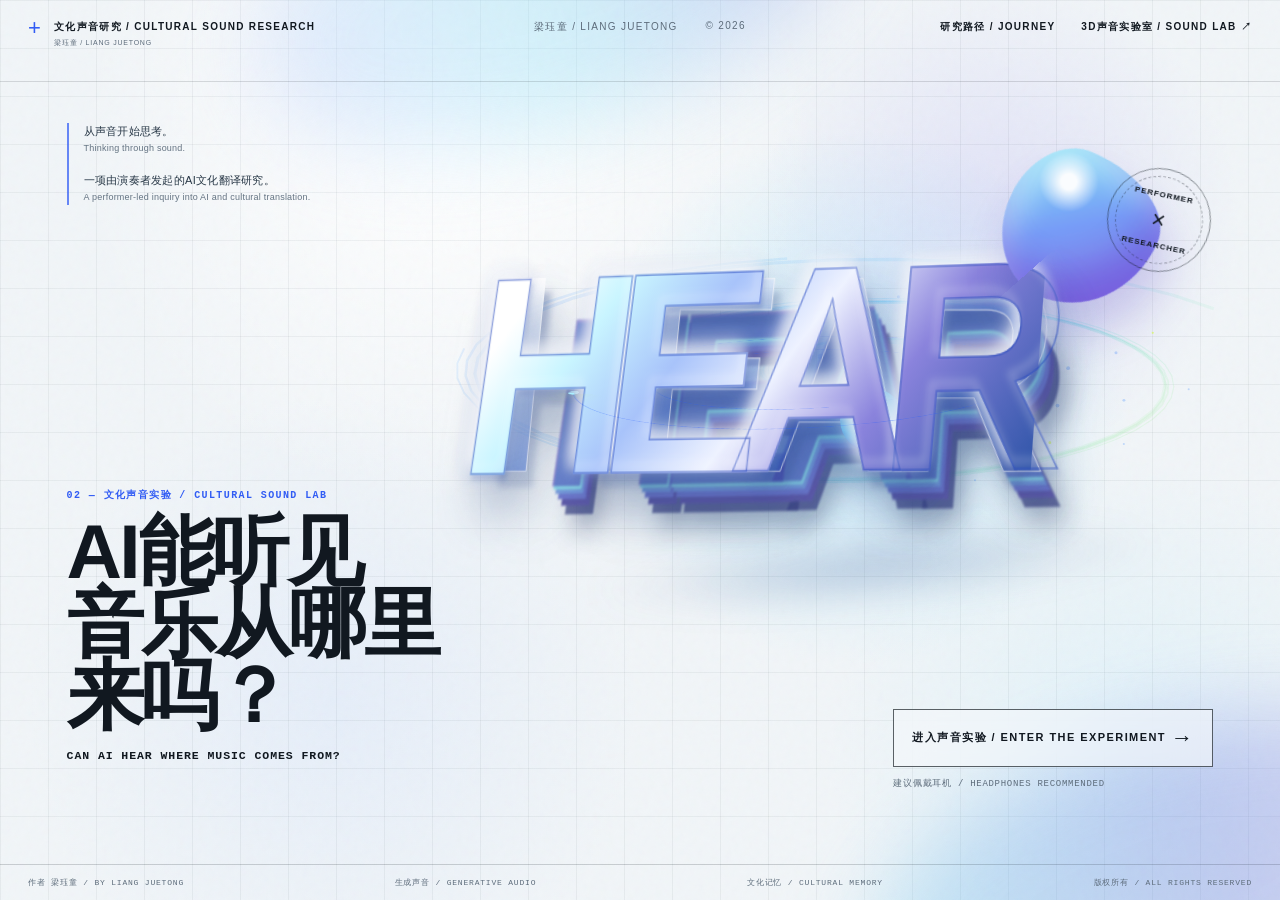
<file: index.html>
<!doctype html>
<html lang="zh-CN">
  <head>
    <meta charset="UTF-8" />
    <meta name="viewport" content="width=device-width, initial-scale=1.0" />
    <meta name="description" content="作品二：关于AI、传统音乐与文化翻译边界的交互研究。" />
    <title>当AI听见渔歌｜WHEN AI HEARS A FISHING SONG</title>
    <link rel="stylesheet" href="./landing.css?v=14" />
  </head>
  <body>
    <main class="landing">
      <div class="prism prism--one"></div>
      <div class="prism prism--two"></div>
      <canvas id="heroCanvas" aria-hidden="true"></canvas>

      <header class="topbar">
        <a class="project-mark" href="./index.html" aria-label="返回文化声音研究入口">
          <span class="project-mark__cross">+</span>
          <span>
            文化声音研究 / CULTURAL SOUND RESEARCH
            <small>梁珏童 / LIANG JUETONG</small>
          </span>
        </a>
        <div class="topbar__note">
          <span>梁珏童 / LIANG JUETONG</span>
          <span>© 2026</span>
        </div>
        <nav class="topbar__nav" aria-label="作品入口">
          <a href="./journey.html">研究路径 / JOURNEY</a>
          <a href="./sound-sculpture.html?v=29&amp;mode=excerpt">3D声音实验室 / SOUND LAB ↗</a>
        </nav>
      </header>

      <section class="hero">
        <div class="hero__microcopy">
          <p>
            <strong>从声音开始思考。</strong>
            <span>Thinking through sound.</span>
          </p>
          <p>
            <strong>一项由演奏者发起的AI文化翻译研究。</strong>
            <span>A performer-led inquiry into AI and cultural translation.</span>
          </p>
        </div>

        <div class="hero__object" aria-hidden="true">
          <div class="sound-word sound-word--back">HEAR</div>
          <div class="sound-word sound-word--middle">HEAR</div>
          <div class="sound-word sound-word--front" data-text="HEAR">HEAR</div>
          <div class="sound-orbit sound-orbit--a"></div>
          <div class="sound-orbit sound-orbit--b"></div>
          <div class="sound-core"></div>
        </div>

        <div class="hero__statement">
          <p class="hero__index">02 — 文化声音实验 / CULTURAL SOUND LAB</p>
          <h1>
            AI能听见<br />
            音乐从哪里<br />
            来吗？
          </h1>
          <p class="hero__en">CAN AI HEAR WHERE MUSIC COMES FROM?</p>
        </div>

        <div class="hero__actions">
          <a class="enter-button" href="./journey.html">
            <span>进入声音实验 / ENTER THE EXPERIMENT</span>
            <b>→</b>
          </a>
          <p>建议佩戴耳机 / HEADPHONES RECOMMENDED</p>
        </div>

        <div class="hero__stamp" aria-hidden="true">
          <span>PERFORMER</span>
          <strong>×</strong>
          <span>RESEARCHER</span>
        </div>
      </section>

      <footer class="footer-line">
        <span>作者 梁珏童 / BY LIANG JUETONG</span>
        <span>生成声音 / GENERATIVE AUDIO</span>
        <span>文化记忆 / CULTURAL MEMORY</span>
        <span>版权所有 / ALL RIGHTS RESERVED</span>
      </footer>
    </main>

    <script src="./landing.js?v=4"></script>
  </body>
</html>
</file>
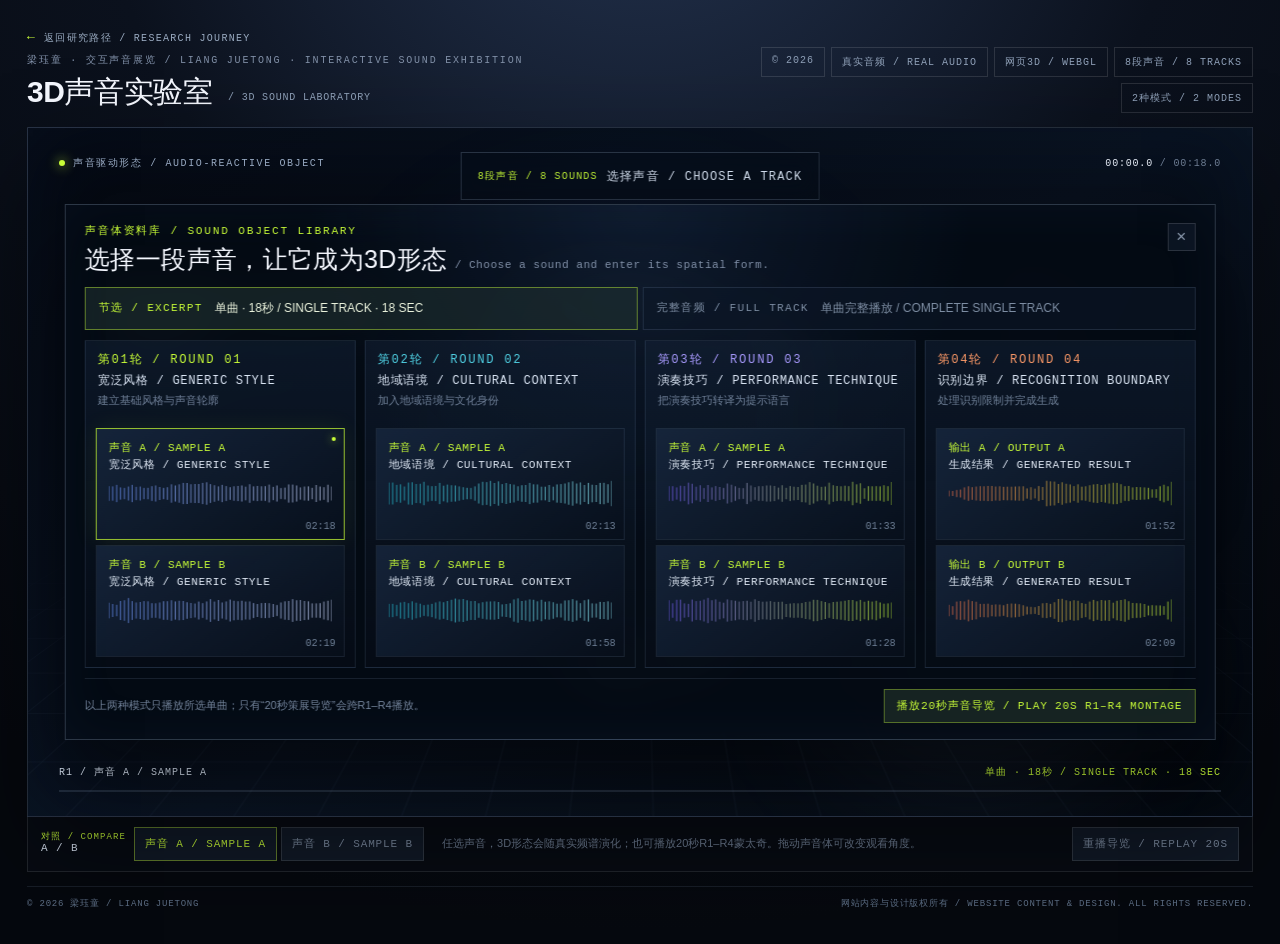
<file: sound-sculpture.html>
<!doctype html>
<html lang="zh-CN">
  <head>
    <meta charset="UTF-8" />
    <meta name="viewport" content="width=device-width, initial-scale=1.0" />
    <title>3D声音实验室｜3D SOUND LABORATORY</title>
    <link rel="stylesheet" href="./sound-sculpture.css?v=29" />
  </head>
  <body>
    <main class="study">
      <header class="study-head">
        <div>
          <a class="return-portal" href="./journey.html#conclusion">
            <span>←</span>
            返回研究路径 / RESEARCH JOURNEY
          </a>
          <p>梁珏童 · 交互声音展览 / LIANG JUETONG · INTERACTIVE SOUND EXHIBITION</p>
          <h1>3D声音实验室 <span>/ 3D SOUND LABORATORY</span></h1>
        </div>
        <div class="study-meta">
          <span>© 2026</span>
          <span>真实音频 / REAL AUDIO</span>
          <span>网页3D / WEBGL</span>
          <span>8段声音 / 8 TRACKS</span>
          <span>2种模式 / 2 MODES</span>
        </div>
      </header>

      <section class="stage" id="stage">
        <canvas id="soundCanvas" aria-label="音频驱动的3D声音体"></canvas>
        <div class="fallback" id="fallback">
          当前浏览器未能启动3D画面，请尝试刷新页面。
        </div>

        <div class="depth-grid"></div>
        <div class="ambient ambient--a"></div>
        <div class="ambient ambient--b"></div>

        <div class="orbit orbit--one"></div>
        <div class="orbit orbit--two"></div>
        <div class="orbit orbit--three"></div>

        <div class="scan-cage" id="scanCage">
          <i></i><i></i><i></i><i></i>
        </div>

        <div class="stage-top">
          <div class="live-mark">
            <i></i>
            声音驱动形态 / AUDIO-REACTIVE OBJECT
          </div>
          <div class="time-readout">
            <span id="timeReadout">00:00.0</span>
            <em id="totalReadout">/ 00:18.0</em>
          </div>
        </div>

        <div class="round-copy">
          <p id="roundCode">第01轮 / ROUND 01</p>
          <h2 id="roundTitle">宽泛风格 / GENERIC STYLE</h2>
          <span id="roundNote">宽泛提示形成一个尚未落入具体文化位置的声音体。 / A culturally unlocated sound object.</span>
        </div>

        <aside class="signal-panel">
          <p>声音分析 / SIGNAL ANALYSIS</p>
          <dl>
            <div>
              <dt>低频 / LOW</dt>
              <dd><i id="lowBar"></i></dd>
              <b id="lowValue">00</b>
            </div>
            <div>
              <dt>中频 / MID</dt>
              <dd><i id="midBar"></i></dd>
              <b id="midValue">00</b>
            </div>
            <div>
              <dt>高频 / HIGH</dt>
              <dd><i id="highBar"></i></dd>
              <b id="highValue">00</b>
            </div>
          </dl>
          <div class="signal-source">
            <span>正在读取 / NOW READING</span>
            <p id="sourceLabel">R1 / 声音 A / SAMPLE A</p>
          </div>
        </aside>

        <div class="threshold-card" id="thresholdCard">
          <span id="thresholdStep">第04轮 / ROUND 04 · 生成输出 / GENERATED OUTPUT</span>
          <strong id="thresholdTitle">生成完成 / GENERATION COMPLETED</strong>
          <p id="thresholdNote">加工节选二通过识别 / Accepted after edited excerpt 02</p>
        </div>

        <div class="prompt-traces" id="promptTraces" aria-hidden="true">
          <span>汕尾 / SHANWEI</span>
          <span>海边渔民劳作 / SEASIDE FISHERMEN'S LABOUR</span>
          <span>滑奏 / GLISSANDO</span>
          <span>双音 / DOUBLE STOPS</span>
          <span>调式色彩 / MODAL COLOUR</span>
        </div>

        <div class="stage-bottom">
          <div class="single-track-rail">
            <span id="singleTrackLabel">R1 / 声音 A / SAMPLE A</span>
            <em id="singleTrackMode">单曲 · 18秒 / SINGLE TRACK · 18 SEC</em>
          </div>
          <div class="round-rail">
            <button type="button" data-round="0" class="is-active">
              <span>R1</span><i></i>
            </button>
            <button type="button" data-round="1">
              <span>R2</span><i></i>
            </button>
            <button type="button" data-round="2">
              <span>R3</span><i></i>
            </button>
            <button type="button" data-round="3">
              <span>R4</span><i></i>
            </button>
          </div>
          <div class="timeline"><i id="timelineProgress"></i></div>
        </div>

        <button class="library-trigger" id="openLibrary" type="button">
          <span>8段声音 / 8 SOUNDS</span>
          选择声音 / CHOOSE A TRACK
        </button>

        <div class="track-selector is-open" id="trackSelector">
          <div class="selector-head">
            <div>
              <p>声音体资料库 / SOUND OBJECT LIBRARY</p>
              <h3>选择一段声音，让它成为3D形态 <small>/ Choose a sound and enter its spatial form.</small></h3>
            </div>
            <button type="button" id="closeLibrary" aria-label="关闭声音选择窗口">×</button>
          </div>

          <div class="mode-switch" aria-label="播放版本">
            <button type="button" data-mode="excerpt" class="is-active">
              <span>节选 / EXCERPT</span>
              单曲 · 18秒 / SINGLE TRACK · 18 SEC
            </button>
            <button type="button" data-mode="full">
              <span>完整音频 / FULL TRACK</span>
              单曲完整播放 / COMPLETE SINGLE TRACK
            </button>
          </div>

          <div class="track-grid">
            <section class="round-group">
              <header>
                <span>第01轮 / ROUND 01</span>
                <strong>宽泛风格 / GENERIC STYLE</strong>
                <p>建立基础风格与声音轮廓</p>
              </header>
              <button class="track-card" type="button" data-track-round="0" data-track-variant="a">
                <span class="track-card-inner">
                  <span class="track-face track-front">
                    <span class="track-id">声音 A / SAMPLE A</span>
                    <strong>宽泛风格 / GENERIC STYLE</strong>
                    <canvas class="track-wave" width="260" height="48"></canvas>
                    <em>02:18</em>
                  </span>
                  <span class="track-face track-back">
                    <span class="passport-kicker">声音档案 / SOUND PASSPORT</span>
                    <strong>基础版本 A / BASELINE A</strong>
                    <span class="passport-copy">宽泛风格提示形成的第一种声音轮廓</span>
                    <span class="passport-action">点击聆听 / CLICK TO PLAY ↗</span>
                  </span>
                </span>
              </button>
              <button class="track-card" type="button" data-track-round="0" data-track-variant="b">
                <span class="track-card-inner">
                  <span class="track-face track-front">
                    <span class="track-id">声音 B / SAMPLE B</span>
                    <strong>宽泛风格 / GENERIC STYLE</strong>
                    <canvas class="track-wave" width="260" height="48"></canvas>
                    <em>02:19</em>
                  </span>
                  <span class="track-face track-back">
                    <span class="passport-kicker">声音档案 / SOUND PASSPORT</span>
                    <strong>基础版本 B / BASELINE B</strong>
                    <span class="passport-copy">同一提示生成的另一种基础结果</span>
                    <span class="passport-action">点击聆听 / CLICK TO PLAY ↗</span>
                  </span>
                </span>
              </button>
            </section>

            <section class="round-group">
              <header>
                <span>第02轮 / ROUND 02</span>
                <strong>地域语境 / CULTURAL CONTEXT</strong>
                <p>加入地域语境与文化身份</p>
              </header>
              <button class="track-card" type="button" data-track-round="1" data-track-variant="a">
                <span class="track-card-inner">
                  <span class="track-face track-front">
                    <span class="track-id">声音 A / SAMPLE A</span>
                    <strong>地域语境 / CULTURAL CONTEXT</strong>
                    <canvas class="track-wave" width="260" height="48"></canvas>
                    <em>02:13</em>
                  </span>
                  <span class="track-face track-back">
                    <span class="passport-kicker">声音档案 / SOUND PASSPORT</span>
                    <strong>地域进入 / PLACE ENTERS</strong>
                    <span class="passport-copy">地域语境开始改变声音的空间感</span>
                    <span class="passport-action">点击聆听 / CLICK TO PLAY ↗</span>
                  </span>
                </span>
              </button>
              <button class="track-card" type="button" data-track-round="1" data-track-variant="b">
                <span class="track-card-inner">
                  <span class="track-face track-front">
                    <span class="track-id">声音 B / SAMPLE B</span>
                    <strong>地域语境 / CULTURAL CONTEXT</strong>
                    <canvas class="track-wave" width="260" height="48"></canvas>
                    <em>01:58</em>
                  </span>
                  <span class="track-face track-back">
                    <span class="passport-kicker">声音档案 / SOUND PASSPORT</span>
                    <strong>语境版本 B / CONTEXT B</strong>
                    <span class="passport-copy">文化信息的另一种声音回应</span>
                    <span class="passport-action">点击聆听 / CLICK TO PLAY ↗</span>
                  </span>
                </span>
              </button>
            </section>

            <section class="round-group">
              <header>
                <span>第03轮 / ROUND 03</span>
                <strong>演奏技巧 / PERFORMANCE TECHNIQUE</strong>
                <p>把演奏技巧转译为提示语言</p>
              </header>
              <button class="track-card" type="button" data-track-round="2" data-track-variant="a">
                <span class="track-card-inner">
                  <span class="track-face track-front">
                    <span class="track-id">声音 A / SAMPLE A</span>
                    <strong>演奏技巧 / PERFORMANCE TECHNIQUE</strong>
                    <canvas class="track-wave" width="260" height="48"></canvas>
                    <em>01:33</em>
                  </span>
                  <span class="track-face track-back">
                    <span class="passport-kicker">声音档案 / SOUND PASSPORT</span>
                    <strong>演奏技巧导向 A / TECHNIQUE-LED A</strong>
                    <span class="passport-copy">滑音、双音与调式色彩进入提示语言</span>
                    <span class="passport-action">点击聆听 / CLICK TO PLAY ↗</span>
                  </span>
                </span>
              </button>
              <button class="track-card" type="button" data-track-round="2" data-track-variant="b">
                <span class="track-card-inner">
                  <span class="track-face track-front">
                    <span class="track-id">声音 B / SAMPLE B</span>
                    <strong>演奏技巧 / PERFORMANCE TECHNIQUE</strong>
                    <canvas class="track-wave" width="260" height="48"></canvas>
                    <em>01:28</em>
                  </span>
                  <span class="track-face track-back">
                    <span class="passport-kicker">声音档案 / SOUND PASSPORT</span>
                    <strong>演奏技巧导向 B / TECHNIQUE-LED B</strong>
                    <span class="passport-copy">演奏技巧导向的另一种声音解释</span>
                    <span class="passport-action">点击聆听 / CLICK TO PLAY ↗</span>
                  </span>
                </span>
              </button>
            </section>

            <section class="round-group">
              <header>
                <span>第04轮 / ROUND 04</span>
                <strong>识别边界 / RECOGNITION BOUNDARY</strong>
                <p>处理识别限制并完成生成</p>
              </header>
              <button class="track-card" type="button" data-track-round="3" data-track-variant="a">
                <span class="track-card-inner">
                  <span class="track-face track-front">
                    <span class="track-id">输出 A / OUTPUT A</span>
                    <strong>生成结果 / GENERATED RESULT</strong>
                    <canvas class="track-wave" width="260" height="48"></canvas>
                    <em>01:52</em>
                  </span>
                  <span class="track-face track-back">
                    <span class="passport-kicker">通过识别 / ACCEPTED OUTPUT</span>
                    <strong>生成结果 A / GENERATED A</strong>
                    <span class="passport-copy">处理后的节选通过识别并成功生成</span>
                    <span class="passport-action">点击聆听 / CLICK TO PLAY ↗</span>
                  </span>
                </span>
              </button>
              <button class="track-card" type="button" data-track-round="3" data-track-variant="b">
                <span class="track-card-inner">
                  <span class="track-face track-front">
                    <span class="track-id">输出 B / OUTPUT B</span>
                    <strong>生成结果 / GENERATED RESULT</strong>
                    <canvas class="track-wave" width="260" height="48"></canvas>
                    <em>02:09</em>
                  </span>
                  <span class="track-face track-back">
                    <span class="passport-kicker">通过识别 / ACCEPTED OUTPUT</span>
                    <strong>生成结果 B / GENERATED B</strong>
                    <span class="passport-copy">成功生成的第二种结果</span>
                    <span class="passport-action">点击聆听 / CLICK TO PLAY ↗</span>
                  </span>
                </span>
              </button>
            </section>
          </div>

          <div class="selector-foot">
            <p>以上两种模式只播放所选单曲；只有“20秒策展导览”会跨R1–R4播放。</p>
            <button class="montage-button" id="startStudy" type="button">
              播放20秒声音导览 / PLAY 20S R1–R4 MONTAGE
            </button>
          </div>
        </div>
      </section>

      <div class="control-strip">
        <div class="sample-toggle" aria-label="音频样本切换">
          <span class="compare-label"><i>对照 / COMPARE</i>A / B</span>
          <button type="button" data-variant="a" class="is-active">声音 A / SAMPLE A</button>
          <button type="button" data-variant="b">声音 B / SAMPLE B</button>
        </div>
        <p>
          任选声音，3D形态会随真实频谱演化；也可播放20秒R1–R4蒙太奇。拖动声音体可改变观看角度。
        </p>
        <button type="button" id="replayStudy">重播导览 / REPLAY 20S</button>
      </div>

      <footer class="study-copyright">
        <span>© 2026 梁珏童 / LIANG JUETONG</span>
        <span>网站内容与设计版权所有 / WEBSITE CONTENT &amp; DESIGN. ALL RIGHTS RESERVED.</span>
      </footer>
    </main>

    <audio id="studyAudio" preload="metadata"></audio>
    <script src="./sound-sculpture.js?v=24"></script>
  </body>
</html>
</file>
<file: landing.css>
:root {
  color-scheme: light;
  --ink: #111820;
  --muted: #5d6c7b;
  --blue: #315cf4;
  --cyan: #8edfff;
  --acid: #a9efff;
  --paper: #f1f5f8;
  --line: rgba(17, 24, 32, 0.14);
}

* {
  box-sizing: border-box;
}

html,
body {
  margin: 0;
  min-height: 100%;
  background: var(--paper);
  color: var(--ink);
  font-family: "Noto Sans SC", "Source Han Sans SC", "PingFang SC", "Microsoft YaHei UI", sans-serif;
}

body {
  overflow: hidden;
}

a {
  color: inherit;
  text-decoration: none;
}

.landing {
  position: relative;
  min-height: 100svh;
  overflow: hidden;
  background:
    linear-gradient(rgba(25, 43, 59, 0.055) 1px, transparent 1px),
    linear-gradient(90deg, rgba(25, 43, 59, 0.055) 1px, transparent 1px),
    radial-gradient(circle at 78% 24%, rgba(137, 124, 240, 0.16), transparent 20%),
    radial-gradient(circle at 67% 44%, rgba(108, 213, 255, 0.3), transparent 27%),
    radial-gradient(circle at 26% 78%, rgba(160, 194, 255, 0.14), transparent 26%),
    radial-gradient(circle at 88% 84%, rgba(118, 219, 255, 0.13), transparent 22%),
    radial-gradient(circle at 35% 15%, rgba(255, 255, 255, 0.96), transparent 33%),
    var(--paper);
  background-size: 48px 48px, 48px 48px, auto, auto, auto, auto, auto, auto;
}

.landing::after {
  content: "";
  position: absolute;
  inset: 0;
  pointer-events: none;
  opacity: 0.24;
  background-image: url("data:image/svg+xml,%3Csvg viewBox='0 0 180 180' xmlns='http://www.w3.org/2000/svg'%3E%3Cfilter id='n'%3E%3CfeTurbulence type='fractalNoise' baseFrequency='.72' numOctaves='3' stitchTiles='stitch'/%3E%3C/filter%3E%3Crect width='100%25' height='100%25' filter='url(%23n)' opacity='.12'/%3E%3C/svg%3E");
  mix-blend-mode: multiply;
}

#heroCanvas {
  position: absolute;
  inset: 0;
  width: 100%;
  height: 100%;
  pointer-events: none;
  opacity: 0.82;
}

.prism {
  position: absolute;
  z-index: 0;
  width: 48vw;
  height: 23vw;
  border-radius: 50%;
  filter: blur(42px);
  opacity: 0.32;
  pointer-events: none;
  transform: rotate(-18deg);
}

.prism--one {
  top: -13vw;
  left: 19vw;
  background: linear-gradient(90deg, #b9c8ff, #83dff6 48%, #8d91ec);
}

.prism--two {
  right: -15vw;
  bottom: -10vw;
  background: linear-gradient(90deg, #69d1f2, #6879df 58%, #9d90e8);
}

.topbar {
  position: relative;
  z-index: 5;
  display: grid;
  grid-template-columns: 1fr auto 1fr;
  align-items: start;
  min-height: 82px;
  padding: 20px 28px;
  border-bottom: 1px solid var(--line);
  font-size: 10px;
  letter-spacing: 0.13em;
  text-transform: uppercase;
}

.project-mark {
  display: inline-flex;
  gap: 12px;
  align-items: flex-start;
  width: fit-content;
  font-weight: 700;
  line-height: 1.35;
}

.project-mark__cross {
  color: var(--blue);
  font-size: 22px;
  font-weight: 400;
  line-height: 0.75;
}

.project-mark small {
  display: block;
  margin-top: 4px;
  color: var(--muted);
  font-family: "Segoe UI", Arial, sans-serif;
  font-size: 7px;
  font-weight: 500;
  letter-spacing: 0.11em;
}

.topbar__note {
  display: flex;
  gap: 28px;
  color: var(--muted);
}

.topbar__nav {
  display: flex;
  justify-content: flex-end;
  gap: 26px;
  font-weight: 700;
}

.topbar__nav a {
  position: relative;
}

.topbar__nav a::after {
  content: "";
  position: absolute;
  right: 0;
  bottom: -6px;
  left: 0;
  height: 1px;
  background: currentColor;
  transform: scaleX(0);
  transform-origin: right;
  transition: transform 240ms ease;
}

.topbar__nav a:hover::after {
  transform: scaleX(1);
  transform-origin: left;
}

.hero {
  position: relative;
  z-index: 2;
  height: calc(100svh - 118px);
  min-height: 540px;
  padding: 28px 5.2vw 38px;
}

.hero__microcopy {
  position: absolute;
  top: 4.5vh;
  left: 5.2vw;
  right: auto;
  z-index: 4;
  display: grid;
  gap: 16px;
  width: min(340px, 28vw);
  padding-left: 15px;
  color: #273746;
  border-left: 2px solid rgba(49, 92, 244, 0.72);
  font-family: "Noto Sans SC", "Source Han Sans SC", "PingFang SC", "Microsoft YaHei UI", sans-serif;
  line-height: 1.5;
}

.hero__microcopy p {
  margin: 0;
}

.hero__microcopy strong,
.hero__microcopy span {
  display: block;
}

.hero__microcopy strong {
  font-size: clamp(11px, 0.86vw, 14px);
  font-weight: 500;
  letter-spacing: 0.025em;
}

.hero__microcopy span {
  margin-top: 3px;
  color: #647382;
  font-family: "Segoe UI", Arial, sans-serif;
  font-size: clamp(9px, 0.66vw, 11px);
  font-weight: 400;
  letter-spacing: 0.025em;
}

.hero__object {
  position: absolute;
  top: 6%;
  right: 4%;
  width: 66%;
  height: 72%;
  perspective: 1000px;
  transform-style: preserve-3d;
  transition: transform 220ms ease-out;
}

.hero__object::before {
  content: "";
  position: absolute;
  top: 8%;
  right: 12%;
  width: clamp(90px, 11vw, 170px);
  aspect-ratio: 1;
  border-radius: 38% 62% 57% 43% / 48% 37% 63% 52%;
  background:
    radial-gradient(circle at 31% 24%, rgba(255, 255, 255, 0.96) 0 5%, transparent 19%),
    linear-gradient(145deg, #8de8f3 3%, #7b9ced 48%, #8778dc 88%);
  box-shadow:
    inset -18px -22px 30px rgba(83, 29, 180, 0.28),
    inset 15px 16px 24px rgba(255, 255, 255, 0.35),
    16px 24px 40px rgba(72, 55, 177, 0.22);
  filter: saturate(1.12);
  transform: rotate(24deg) translateZ(80px);
  animation: float-gem 6s ease-in-out infinite;
}

.hero__object::after {
  content: "";
  position: absolute;
  right: 8%;
  bottom: 16%;
  width: 68%;
  height: 12%;
  border-radius: 50%;
  background: radial-gradient(ellipse, rgba(45, 78, 142, 0.28), rgba(45, 78, 142, 0.06) 52%, transparent 72%);
  filter: blur(16px);
  transform: rotate(-5deg);
}

.sound-word {
  position: absolute;
  top: 30%;
  left: 11%;
  font-size: clamp(122px, 18vw, 292px);
  font-weight: 900;
  line-height: 0.7;
  letter-spacing: -0.12em;
  transform: rotateX(8deg) rotateY(-7deg) scaleY(1.2) skewX(-7deg);
  transform-origin: center;
  user-select: none;
}

.sound-word--back {
  color: rgba(77, 64, 186, 0.58);
  filter: blur(1px);
  text-shadow:
    2px 3px 0 #8dddea,
    5px 7px 0 #789ede,
    9px 12px 0 #6f79ce,
    14px 18px 0 #5f5aa9,
    20px 26px 0 rgba(58, 65, 130, 0.72),
    30px 38px 25px rgba(31, 49, 92, 0.32);
  transform: translate3d(30px, 14px, -130px) rotateX(12deg) rotateY(-8deg) scaleY(1.25) skewX(-7deg);
}

.sound-word--middle {
  color: transparent;
  -webkit-text-stroke: 1px rgba(255, 255, 255, 0.82);
  background:
    linear-gradient(165deg, rgba(255, 255, 255, 0.98) 4%, rgba(221, 235, 255, 0.72) 26%, rgba(82, 129, 231, 0.5) 58%, rgba(38, 73, 168, 0.68) 100%);
  -webkit-background-clip: text;
  background-clip: text;
  filter:
    drop-shadow(7px 12px 3px rgba(50, 77, 141, 0.34))
    drop-shadow(20px 31px 22px rgba(31, 58, 116, 0.2));
  transform: translate3d(9px, -4px, -4px) scaleY(1.22) skewX(-7deg);
}

.sound-word--front {
  color: transparent;
  -webkit-text-stroke: 1.5px rgba(41, 75, 190, 0.52);
  background:
    linear-gradient(128deg, #ffffff 0 10%, #c9f5ff 23%, #a8c3fa 39%, #eef2ff 55%, #8a83dc 73%, #3156a9 100%);
  -webkit-background-clip: text;
  background-clip: text;
  filter:
    drop-shadow(-6px -6px 8px rgba(255, 255, 255, 0.9))
    drop-shadow(2px 4px 2px rgba(37, 69, 157, 0.28))
    drop-shadow(16px 28px 18px rgba(21, 50, 113, 0.24));
  transform: translate3d(0, -6px, 60px) rotateX(8deg) rotateY(-7deg) scaleY(1.2) skewX(-7deg);
}

.sound-word--front::before {
  content: attr(data-text);
  position: absolute;
  inset: 0;
  color: transparent;
  -webkit-text-stroke: 5px rgba(255, 255, 255, 0.24);
  filter: blur(3px);
  transform: translate(-5px, -6px);
  opacity: 0.92;
}

.sound-core {
  position: absolute;
  top: 46%;
  left: 54%;
  width: 64px;
  aspect-ratio: 1;
  border-radius: 50%;
  background: radial-gradient(circle at 35% 30%, white 0 8%, var(--acid) 18%, #5bc8ff 48%, rgba(40, 89, 255, 0.28) 72%);
  box-shadow: 0 0 45px rgba(111, 219, 255, 0.8), 0 0 110px rgba(55, 91, 255, 0.36);
  animation: breathe 3.4s ease-in-out infinite;
}

.sound-orbit {
  position: absolute;
  top: 44%;
  left: 50%;
  border: 1px solid rgba(39, 93, 255, 0.32);
  border-radius: 50%;
  transform: translate(-50%, -50%) rotateX(68deg) rotateZ(-10deg);
}

.sound-orbit::after {
  content: "";
  position: absolute;
  top: 50%;
  left: -5px;
  width: 10px;
  aspect-ratio: 1;
  border-radius: 50%;
  background: var(--acid);
  box-shadow: 0 0 22px rgba(215, 255, 69, 0.8);
}

.sound-orbit--a {
  width: 54%;
  height: 46%;
  animation: orbit 7s linear infinite;
}

.sound-orbit--b {
  width: 36%;
  height: 30%;
  animation: orbit-reverse 5.6s linear infinite;
}

.hero__statement {
  position: absolute;
  z-index: 5;
  bottom: 13%;
  left: 5.2vw;
  width: min(620px, 53vw);
}

.hero__index {
  margin: 0 0 13px;
  color: var(--blue);
  font-family: "Courier New", monospace;
  font-size: 10px;
  font-weight: 700;
  letter-spacing: 0.14em;
}

.hero h1 {
  margin: 0;
  font-size: clamp(46px, 6vw, 96px);
  line-height: 0.94;
  letter-spacing: -0.035em;
}

.hero__en {
  margin: 18px 0 0;
  font-family: "Courier New", monospace;
  font-size: clamp(10px, 0.9vw, 14px);
  font-weight: 700;
  letter-spacing: 0.08em;
}

.hero__actions {
  position: absolute;
  z-index: 6;
  right: 5.2vw;
  bottom: 9.5%;
  width: min(320px, 28vw);
}

.enter-button {
  display: flex;
  justify-content: space-between;
  align-items: center;
  min-height: 58px;
  padding: 0 18px;
  border: 1px solid rgba(17, 24, 32, 0.68);
  background: rgba(244, 248, 250, 0.64);
  backdrop-filter: blur(18px);
  font-size: 11px;
  font-weight: 800;
  letter-spacing: 0.13em;
  transition: color 220ms ease, background 220ms ease, transform 220ms ease;
}

.enter-button b {
  font-size: 22px;
}

.enter-button:hover {
  color: white;
  background: var(--ink);
  transform: translateY(-3px);
}

.hero__actions p {
  margin: 10px 0 0;
  color: var(--muted);
  font-family: "Courier New", monospace;
  font-size: 9px;
  letter-spacing: 0.08em;
}

.hero__stamp {
  position: absolute;
  top: 11%;
  right: 5.4vw;
  display: grid;
  place-items: center;
  width: 104px;
  aspect-ratio: 1;
  border: 1px solid rgba(17, 24, 32, 0.46);
  border-radius: 50%;
  font-size: 8px;
  font-weight: 800;
  letter-spacing: 0.12em;
  transform: rotate(12deg);
}

.hero__stamp::before {
  content: "";
  position: absolute;
  inset: 7px;
  border: 1px dashed rgba(17, 24, 32, 0.36);
  border-radius: inherit;
}

.hero__stamp strong {
  position: absolute;
  font-size: 23px;
  font-weight: 400;
}

.footer-line {
  position: absolute;
  right: 0;
  bottom: 0;
  left: 0;
  z-index: 5;
  display: flex;
  justify-content: space-between;
  min-height: 36px;
  padding: 12px 28px 0;
  border-top: 1px solid var(--line);
  color: var(--muted);
  font-family: "Courier New", monospace;
  font-size: 8px;
  letter-spacing: 0.1em;
}

@keyframes breathe {
  0%,
  100% {
    transform: translate(-50%, -50%) scale(0.86);
  }
  50% {
    transform: translate(-50%, -50%) scale(1.12);
  }
}

@keyframes float-gem {
  0%,
  100% {
    transform: rotate(24deg) translate3d(0, 0, 80px);
  }
  50% {
    transform: rotate(31deg) translate3d(-8px, -14px, 110px);
  }
}

@keyframes orbit {
  to {
    transform: translate(-50%, -50%) rotateX(68deg) rotateZ(350deg);
  }
}

@keyframes orbit-reverse {
  to {
    transform: translate(-50%, -50%) rotateX(68deg) rotateZ(-370deg);
  }
}

@media (max-width: 1050px) {
  .topbar {
    grid-template-columns: 1fr 1fr;
  }

  .topbar__note {
    display: none;
  }
}

@media (max-width: 760px) {
  body {
    overflow: auto;
  }

  .landing {
    min-height: 820px;
  }

  .topbar {
    grid-template-columns: 1fr 1fr;
  }

  .topbar__note {
    display: none;
  }

  .hero {
    height: 720px;
  }

  .hero__object {
    top: 17%;
    right: -15%;
    width: 105%;
  }

  .hero__microcopy,
  .hero__stamp {
    display: none;
  }

  .hero__statement {
    bottom: 22%;
    width: 88%;
  }

  .hero__actions {
    right: auto;
    bottom: 7%;
    left: 5.2vw;
    width: min(380px, 89vw);
  }

  .footer-line span:nth-child(2),
  .footer-line span:nth-child(3) {
    display: none;
  }
}

@media (max-width: 560px) {
  .topbar {
    padding: 18px;
  }

  .topbar__nav a:first-child {
    display: none;
  }

  .hero {
    padding-right: 18px;
    padding-left: 18px;
  }

  .hero__object {
    top: 18%;
  }

  .sound-word {
    font-size: 118px;
  }

  .hero__statement,
  .hero__actions {
    left: 18px;
  }

  .hero h1 {
    font-size: 46px;
  }
}
</file>
<file: sound-sculpture.css>
:root {
  color-scheme: dark;
  font-family:
    "Noto Sans SC", "Source Han Sans SC", "Segoe UI Variable Display",
    "Microsoft YaHei UI", sans-serif;
  --accent: #a8c7ff;
  --accent-hot: #caff38;
  --danger: #ff4867;
}

* {
  box-sizing: border-box;
}

body {
  min-width: 860px;
  margin: 0;
  overflow-x: auto;
  background:
    radial-gradient(circle at 50% -20%, #253552 0, #0b111d 42%, #05080e 86%);
  color: #f5f8ff;
}

button {
  font: inherit;
}

a {
  color: inherit;
  text-decoration: none;
}

.study {
  width: min(1500px, calc(100vw - 54px));
  margin: 0 auto;
  padding: 27px 0 34px;
}

.study-head {
  display: flex;
  align-items: end;
  justify-content: space-between;
  margin-bottom: 14px;
}

.return-portal {
  display: inline-flex;
  align-items: center;
  gap: 8px;
  margin-bottom: 8px;
  color: #9aabc1;
  font-family: "IBM Plex Mono", Consolas, monospace;
  font-size: 8px;
  letter-spacing: 0.13em;
  transition:
    color 0.2s ease,
    transform 0.2s ease;
}

.return-portal span {
  color: var(--accent-hot);
  font-size: 13px;
}

.return-portal:hover {
  color: #eef5ff;
  transform: translateX(-3px);
}

.study-head p {
  margin: 0 0 5px;
  color: #8190a8;
  font-family: "IBM Plex Mono", Consolas, monospace;
  font-size: 8px;
  letter-spacing: 0.18em;
}

.study-head h1 {
  margin: 0;
  font-size: 26px;
  font-weight: 560;
  letter-spacing: -0.015em;
}

.study-head h1 span {
  display: inline-block;
  margin-left: 8px;
  color: #8fa0b8;
  font-family: "IBM Plex Mono", Consolas, monospace;
  font-size: 10px;
  font-weight: 500;
  letter-spacing: 0.08em;
  vertical-align: 0.25em;
}

.study-meta {
  display: flex;
  flex-wrap: wrap;
  justify-content: flex-end;
  gap: 6px;
  max-width: 580px;
}

.study-meta span {
  padding: 6px 8px;
  border: 1px solid rgba(255, 255, 255, 0.12);
  color: #8fa0b8;
  font-family: "IBM Plex Mono", Consolas, monospace;
  font-size: 7px;
  letter-spacing: 0.1em;
}

.study-copyright {
  display: flex;
  justify-content: space-between;
  gap: 28px;
  margin-top: 14px;
  padding-top: 11px;
  border-top: 1px solid rgba(164, 190, 226, 0.12);
  color: #60728a;
  font-family: "IBM Plex Mono", Consolas, monospace;
  font-size: 7px;
  line-height: 1.5;
  letter-spacing: 0.09em;
}

.stage {
  --round-glow-a: rgba(49, 111, 255, 0.18);
  --round-glow-b: rgba(170, 206, 255, 0.08);
  --round-line: rgba(146, 185, 244, 0.2);
  position: relative;
  width: 100%;
  aspect-ratio: 16 / 9;
  overflow: hidden;
  isolation: isolate;
  border: 1px solid rgba(176, 203, 247, 0.18);
  background:
    radial-gradient(circle at 50% 50%, rgba(25, 48, 84, 0.34), transparent 35%),
    linear-gradient(145deg, #050912, #08101d 52%, #03060b);
  box-shadow:
    0 40px 90px rgba(0, 0, 0, 0.43),
    inset 0 0 80px rgba(57, 99, 161, 0.08);
  user-select: none;
  touch-action: none;
}

.stage[data-round="1"] {
  --round-glow-a: rgba(0, 172, 214, 0.22);
  --round-glow-b: rgba(30, 82, 211, 0.13);
  --round-line: rgba(79, 223, 245, 0.28);
}

.stage[data-round="2"] {
  --round-glow-a: rgba(91, 57, 235, 0.24);
  --round-glow-b: rgba(196, 255, 56, 0.1);
  --round-line: rgba(174, 144, 255, 0.28);
}

.stage[data-round="3"] {
  --round-glow-a: rgba(255, 94, 63, 0.19);
  --round-glow-b: rgba(255, 52, 91, 0.08);
  --round-line: rgba(255, 137, 106, 0.26);
}

#soundCanvas {
  position: absolute;
  inset: 0;
  z-index: 3;
  width: 100%;
  height: 100%;
  cursor: grab;
}

#soundCanvas:active {
  cursor: grabbing;
}

.fallback {
  position: absolute;
  inset: 0;
  z-index: 20;
  display: none;
  place-items: center;
  color: #afbdd0;
}

.depth-grid {
  position: absolute;
  right: -20%;
  bottom: -53%;
  left: -20%;
  z-index: 1;
  height: 90%;
  opacity: 0.16;
  background-image:
    linear-gradient(rgba(140, 176, 225, 0.25) 1px, transparent 1px),
    linear-gradient(90deg, rgba(140, 176, 225, 0.25) 1px, transparent 1px);
  background-size: 48px 48px;
  transform: perspective(700px) rotateX(64deg);
  transform-origin: center top;
  mask-image: linear-gradient(transparent, black 38%, transparent 88%);
}

.ambient {
  position: absolute;
  z-index: 1;
  border-radius: 50%;
  filter: blur(70px);
  pointer-events: none;
  transition: background 0.8s ease;
}

.ambient--a {
  top: 17%;
  left: 33%;
  width: 30%;
  height: 43%;
  background: var(--round-glow-a);
}

.ambient--b {
  right: 10%;
  bottom: 5%;
  width: 25%;
  height: 32%;
  background: var(--round-glow-b);
}

.orbit {
  position: absolute;
  top: 50%;
  left: 50%;
  z-index: 4;
  border: 1px solid var(--round-line);
  border-radius: 50%;
  pointer-events: none;
  translate: -50% -50%;
  transition:
    border-color 0.5s ease,
    opacity 0.5s ease;
}

.orbit::after {
  position: absolute;
  top: 50%;
  left: -2px;
  width: 4px;
  height: 4px;
  border-radius: 50%;
  background: var(--accent-hot);
  box-shadow: 0 0 12px var(--accent-hot);
  content: "";
}

.orbit--one {
  width: 42%;
  height: 15%;
  rotate: 13deg;
  animation: orbitOne 14s linear infinite;
}

.orbit--two {
  width: 31%;
  height: 38%;
  rotate: 58deg;
  animation: orbitTwo 11s linear infinite;
}

.orbit--three {
  width: 21%;
  height: 50%;
  rotate: -33deg;
  animation: orbitOne 9s linear infinite reverse;
}

.stage-top {
  position: absolute;
  top: 28px;
  right: 31px;
  left: 31px;
  z-index: 12;
  display: flex;
  align-items: center;
  justify-content: space-between;
  pointer-events: none;
}

.live-mark {
  display: flex;
  align-items: center;
  gap: 8px;
  color: #9caec7;
  font-family: "IBM Plex Mono", Consolas, monospace;
  font-size: 7px;
  letter-spacing: 0.16em;
}

.live-mark i {
  width: 6px;
  height: 6px;
  border-radius: 50%;
  background: var(--accent-hot);
  box-shadow: 0 0 12px var(--accent-hot);
  animation: livePulse 1.1s ease-in-out infinite;
}

.time-readout {
  color: #eaf1fc;
  font-family: "IBM Plex Mono", Consolas, monospace;
  font-size: 8px;
  letter-spacing: 0.08em;
}

.time-readout em {
  color: #6f7f95;
  font-style: normal;
}

.round-copy {
  position: absolute;
  top: 20%;
  left: 6.5%;
  z-index: 10;
  width: 23%;
  pointer-events: none;
}

.round-copy p {
  margin: 0 0 16px;
  color: var(--accent-hot);
  font-family: "IBM Plex Mono", Consolas, monospace;
  font-size: 8px;
  font-weight: 650;
  letter-spacing: 0.2em;
}

.round-copy h2 {
  margin: 0 0 13px;
  font-size: clamp(28px, 3.5vw, 56px);
  font-weight: 360;
  line-height: 0.94;
  letter-spacing: -0.055em;
}

.round-copy > span {
  display: block;
  max-width: 230px;
  color: #8fa0b7;
  font-size: 10px;
  line-height: 1.6;
  letter-spacing: 0.025em;
}

.signal-panel {
  position: absolute;
  top: 20%;
  right: 4.2%;
  z-index: 10;
  width: 17%;
  min-width: 170px;
  padding: 14px 15px 13px;
  border: 1px solid rgba(164, 192, 234, 0.16);
  background: rgba(5, 12, 22, 0.47);
  box-shadow: 0 18px 50px rgba(0, 0, 0, 0.12);
  backdrop-filter: blur(14px);
  pointer-events: none;
}

.signal-panel > p {
  margin: 0 0 14px;
  color: #93a4ba;
  font-family: "IBM Plex Mono", Consolas, monospace;
  font-size: 7px;
  letter-spacing: 0.15em;
}

.signal-panel dl {
  display: grid;
  gap: 10px;
  margin: 0;
}

.signal-panel dl > div {
  display: grid;
  grid-template-columns: 30px 1fr 24px;
  align-items: center;
  gap: 8px;
}

.signal-panel dt,
.signal-panel b {
  font-family: "IBM Plex Mono", Consolas, monospace;
  font-size: 6px;
  font-weight: 500;
}

.signal-panel dt {
  color: #8899af;
}

.signal-panel b {
  color: #dce7f7;
  text-align: right;
}

.signal-panel dd {
  height: 2px;
  margin: 0;
  overflow: hidden;
  background: rgba(157, 181, 215, 0.2);
}

.signal-panel dd i {
  display: block;
  width: 0%;
  height: 100%;
  background: linear-gradient(90deg, #517fff, var(--accent-hot));
  box-shadow: 0 0 7px rgba(202, 255, 56, 0.45);
}

.signal-source {
  margin-top: 15px;
  padding-top: 11px;
  border-top: 1px solid rgba(161, 187, 224, 0.12);
}

.signal-source span {
  color: #617087;
  font-family: "IBM Plex Mono", Consolas, monospace;
  font-size: 6px;
  letter-spacing: 0.13em;
}

.signal-source p {
  margin: 5px 0 0;
  color: #d9e4f4;
  font-family: "IBM Plex Mono", Consolas, monospace;
  font-size: 7px;
  letter-spacing: 0.08em;
}

.prompt-traces {
  position: absolute;
  inset: 0;
  z-index: 7;
  pointer-events: none;
}

.prompt-traces span {
  position: absolute;
  padding: 6px 8px;
  border: 1px solid rgba(141, 179, 235, 0.18);
  background: rgba(7, 15, 27, 0.44);
  color: #7f93b0;
  font-family: "IBM Plex Mono", Consolas, monospace;
  font-size: 6px;
  letter-spacing: 0.1em;
  opacity: 0;
  backdrop-filter: blur(8px);
}

.prompt-traces span:nth-child(1) { top: 34%; left: 34%; }
.prompt-traces span:nth-child(2) { top: 27%; right: 32%; }
.prompt-traces span:nth-child(3) { top: 56%; left: 36%; }
.prompt-traces span:nth-child(4) { top: 43%; right: 31%; }
.prompt-traces span:nth-child(5) { top: 63%; right: 35%; }

.stage[data-round="1"] .prompt-traces span:nth-child(-n + 2),
.stage[data-round="2"] .prompt-traces span {
  animation: traceIn 3.1s ease-in-out infinite;
}

.stage[data-round="2"] .prompt-traces span:nth-child(2) { animation-delay: 0.35s; }
.stage[data-round="2"] .prompt-traces span:nth-child(3) { animation-delay: 0.7s; }
.stage[data-round="2"] .prompt-traces span:nth-child(4) { animation-delay: 1.05s; }
.stage[data-round="2"] .prompt-traces span:nth-child(5) { animation-delay: 1.4s; }

.threshold-card {
  position: absolute;
  right: 3%;
  bottom: 17%;
  z-index: 14;
  width: 236px;
  padding: 13px 15px;
  border: 1px solid var(--danger);
  background: rgba(22, 3, 9, 0.88);
  color: var(--danger);
  opacity: 0;
  transform: translateX(14px) scale(0.96);
  box-shadow: 0 0 50px rgba(255, 56, 91, 0.14);
  backdrop-filter: blur(15px);
  pointer-events: none;
}

.threshold-card.is-visible {
  opacity: 1;
  transform: translateX(0) scale(1);
  transition:
    opacity 0.25s ease,
    transform 0.35s ease;
}

.threshold-card.is-accepted {
  border-color: var(--accent-hot);
  background: rgba(6, 19, 9, 0.88);
  color: var(--accent-hot);
  box-shadow: 0 0 60px rgba(202, 255, 56, 0.15);
}

.threshold-card span {
  display: block;
  margin-bottom: 7px;
  font-family: "IBM Plex Mono", Consolas, monospace;
  font-size: 8px;
  letter-spacing: 0.14em;
}

.threshold-card strong {
  display: block;
  font-size: 16px;
  font-weight: 520;
  letter-spacing: -0.035em;
}

.threshold-card p {
  margin: 6px 0 0;
  color: #d9e2ef;
  font-size: 10px;
}

.scan-cage {
  position: absolute;
  top: 50%;
  left: 50%;
  z-index: 9;
  width: 24%;
  aspect-ratio: 1;
  opacity: 0;
  transform: translate(-50%, -50%) rotateX(62deg) rotateZ(45deg);
  pointer-events: none;
}

.stage.is-threshold .scan-cage {
  opacity: 1;
}

.scan-cage i {
  position: absolute;
  inset: 0;
  border: 1px solid rgba(255, 72, 103, 0.55);
  box-shadow:
    inset 0 0 28px rgba(255, 72, 103, 0.05),
    0 0 18px rgba(255, 72, 103, 0.08);
  animation: cagePulse 0.8s ease-in-out infinite alternate;
}

.scan-cage i:nth-child(2) { transform: translateZ(30px) scale(0.82); }
.scan-cage i:nth-child(3) { transform: translateZ(-30px) scale(1.18); }
.scan-cage i:nth-child(4) {
  top: 50%;
  height: 1px;
  border: 0;
  background: var(--danger);
  box-shadow: 0 0 16px var(--danger);
  animation: scanMove 1s linear infinite;
}

.stage.is-accepted .scan-cage {
  opacity: 0;
  transition: opacity 0.45s ease;
}

.stage-bottom {
  position: absolute;
  right: 31px;
  bottom: 24px;
  left: 31px;
  z-index: 12;
  pointer-events: none;
}

.single-track-rail {
  display: flex;
  align-items: center;
  justify-content: space-between;
  margin-bottom: 11px;
  color: #dce7f6;
  font-family: "IBM Plex Mono", Consolas, monospace;
  font-size: 9px;
  letter-spacing: 0.1em;
}

.single-track-rail em {
  color: var(--accent-hot);
  font-size: 8px;
  font-style: normal;
}

.stage.is-tour .single-track-rail {
  display: none;
}

.round-rail {
  display: none;
  grid-template-columns: repeat(4, 1fr);
  gap: 6px;
  margin-bottom: 11px;
}

.stage.is-tour .round-rail {
  display: grid;
}

.round-rail button {
  position: relative;
  height: 22px;
  padding: 0;
  border: 0;
  background: transparent;
  color: #63748b;
  text-align: left;
}

.round-rail span {
  font-family: "IBM Plex Mono", Consolas, monospace;
  font-size: 7px;
  letter-spacing: 0.1em;
}

.round-rail i {
  position: absolute;
  right: 0;
  bottom: 0;
  left: 0;
  height: 1px;
  background: rgba(159, 183, 218, 0.18);
}

.round-rail button.is-active {
  color: var(--accent-hot);
}

.round-rail button.is-active i {
  background: var(--accent-hot);
  box-shadow: 0 0 8px rgba(202, 255, 56, 0.4);
}

.timeline {
  height: 2px;
  overflow: hidden;
  background: rgba(159, 183, 218, 0.17);
}

.timeline i {
  display: block;
  width: 0%;
  height: 100%;
  background: linear-gradient(90deg, #476cff, var(--accent-hot));
  box-shadow: 0 0 10px rgba(202, 255, 56, 0.35);
}

.start-study {
  position: absolute;
  top: 50%;
  left: 50%;
  z-index: 30;
  display: grid;
  min-width: 300px;
  padding: 18px 23px;
  border: 1px solid rgba(192, 215, 248, 0.34);
  background: rgba(6, 13, 24, 0.82);
  color: #fff;
  text-align: left;
  cursor: pointer;
  transform: translate(-50%, -50%);
  box-shadow: 0 24px 70px rgba(0, 0, 0, 0.32);
  backdrop-filter: blur(18px);
  transition:
    opacity 0.35s ease,
    transform 0.35s ease;
}

.start-study:hover {
  border-color: var(--accent-hot);
  transform: translate(-50%, -50%) scale(1.018);
}

.start-study.is-hidden {
  opacity: 0;
  transform: translate(-50%, -46%) scale(0.96);
  pointer-events: none;
}

.start-study span {
  color: var(--accent-hot);
  font-family: "IBM Plex Mono", Consolas, monospace;
  font-size: 7px;
  letter-spacing: 0.18em;
}

.start-study strong {
  margin: 6px 0 7px;
  font-size: 17px;
  font-weight: 440;
  letter-spacing: 0.04em;
}

.start-study small {
  color: #8596ad;
  font-size: 9px;
}

.library-trigger {
  position: absolute;
  top: 24px;
  left: 50%;
  z-index: 16;
  display: flex;
  align-items: center;
  gap: 9px;
  height: 30px;
  padding: 0 11px;
  border: 1px solid rgba(186, 211, 246, 0.2);
  background: rgba(7, 15, 26, 0.62);
  color: #d9e5f5;
  font-family: "IBM Plex Mono", Consolas, monospace;
  font-size: 7px;
  letter-spacing: 0.1em;
  cursor: pointer;
  transform: translateX(-50%);
  backdrop-filter: blur(12px);
}

.library-trigger span {
  color: var(--accent-hot);
}

.library-trigger:hover {
  border-color: rgba(202, 255, 56, 0.5);
}

.track-selector {
  position: absolute;
  top: 50%;
  left: 50%;
  z-index: 35;
  width: min(1160px, 94%);
  max-height: 96%;
  overflow: auto;
  padding: 18px 19px 16px;
  border: 1px solid rgba(183, 207, 241, 0.23);
  background:
    radial-gradient(circle at 50% 0, rgba(62, 101, 163, 0.17), transparent 43%),
    rgba(4, 10, 19, 0.91);
  box-shadow:
    0 35px 90px rgba(0, 0, 0, 0.5),
    inset 0 0 55px rgba(82, 127, 192, 0.06);
  opacity: 0;
  transform: translate(-50%, -46%) scale(0.965);
  pointer-events: none;
  backdrop-filter: blur(24px);
  scrollbar-color: rgba(202, 255, 56, 0.36) rgba(255, 255, 255, 0.04);
  scrollbar-width: thin;
  transition:
    opacity 0.28s ease,
    transform 0.35s ease;
}

.track-selector.is-open {
  opacity: 1;
  transform: translate(-50%, -50%) scale(1);
  pointer-events: auto;
}

.selector-head {
  display: flex;
  align-items: start;
  justify-content: space-between;
  gap: 20px;
  margin-bottom: 11px;
}

.selector-head p {
  margin: 0 0 5px;
  color: var(--accent-hot);
  font-family: "IBM Plex Mono", Consolas, monospace;
  font-size: 9px;
  letter-spacing: 0.17em;
}

.selector-head h3 {
  margin: 0;
  font-size: 22px;
  font-weight: 390;
  letter-spacing: 0.015em;
}

.selector-head h3 small {
  color: #8190a8;
  font-family: "IBM Plex Mono", Consolas, monospace;
  font-size: 8px;
  font-weight: 500;
  letter-spacing: 0.05em;
}

.selector-head > button {
  display: grid;
  width: 28px;
  height: 28px;
  place-items: center;
  border: 1px solid rgba(255, 255, 255, 0.13);
  background: rgba(13, 23, 38, 0.8);
  color: #8e9db1;
  font-size: 17px;
  cursor: pointer;
}

.selector-head > button:hover {
  border-color: var(--accent-hot);
  color: var(--accent-hot);
}

.mode-switch {
  display: grid;
  grid-template-columns: 1fr 1fr;
  gap: 5px;
  margin-bottom: 10px;
}

.mode-switch button {
  display: flex;
  align-items: center;
  justify-content: space-between;
  min-height: 36px;
  padding: 0 13px;
  border: 1px solid rgba(164, 191, 229, 0.14);
  background: rgba(12, 23, 39, 0.64);
  color: #7f8fa5;
  font-size: 11px;
  cursor: pointer;
}

.mode-switch button span {
  font-family: "IBM Plex Mono", Consolas, monospace;
  font-size: 9px;
  letter-spacing: 0.12em;
}

.mode-switch button.is-active {
  border-color: rgba(202, 255, 56, 0.43);
  background: rgba(31, 48, 47, 0.6);
  color: #edf5df;
}

.mode-switch button.is-active span {
  color: var(--accent-hot);
}

.track-grid {
  display: grid;
  grid-template-columns: repeat(4, 1fr);
  gap: 9px;
}

.round-group {
  min-width: 0;
  padding: 8px;
  border: 1px solid rgba(155, 184, 224, 0.12);
  background:
    linear-gradient(180deg, rgba(19, 33, 53, 0.56), rgba(7, 14, 24, 0.42));
}

.round-group > header {
  min-height: 52px;
  padding: 1px 2px 7px;
}

.round-group > header span {
  display: block;
  margin-bottom: 5px;
  color: var(--accent-hot);
  font-family: "IBM Plex Mono", Consolas, monospace;
  font-size: 10px;
  letter-spacing: 0.15em;
}

.round-group > header strong {
  display: block;
  overflow: hidden;
  color: #dce7f6;
  font-family: "IBM Plex Mono", Consolas, monospace;
  font-size: 10px;
  font-weight: 500;
  letter-spacing: 0.06em;
  text-overflow: ellipsis;
  white-space: nowrap;
}

.round-group > header p {
  margin: 4px 0 0;
  color: #6f8098;
  font-size: 10px;
  line-height: 1.4;
}

.round-group:nth-child(2) > header span {
  color: #51d3e6;
}

.round-group:nth-child(3) > header span {
  color: #a99bff;
}

.round-group:nth-child(4) > header span {
  color: #ff9b69;
}

.track-card {
  position: relative;
  display: block;
  width: 100%;
  min-height: 96px;
  margin-top: 5px;
  padding: 0;
  overflow: hidden;
  border: 1px solid rgba(155, 184, 224, 0.13);
  background: transparent;
  color: #e4edf9;
  text-align: left;
  cursor: pointer;
  perspective: 850px;
  transition:
    border-color 0.2s ease,
    transform 0.2s ease;
}

.track-card-inner {
  position: absolute;
  inset: 0;
  display: block;
  transform-style: preserve-3d;
  transition: transform 0.58s cubic-bezier(0.2, 0.75, 0.22, 1);
}

.track-face {
  position: absolute;
  inset: 0;
  display: block;
  padding: 10px 10px 8px;
  overflow: hidden;
  background:
    linear-gradient(145deg, rgba(24, 40, 64, 0.82), rgba(8, 16, 28, 0.78));
  backface-visibility: hidden;
  -webkit-backface-visibility: hidden;
}

.track-back {
  display: flex;
  flex-direction: column;
  justify-content: center;
  background:
    radial-gradient(circle at 85% 12%, rgba(202, 255, 56, 0.13), transparent 35%),
    linear-gradient(145deg, rgba(25, 47, 58, 0.96), rgba(8, 17, 28, 0.96));
  transform: rotateY(180deg);
}

.track-card:hover {
  z-index: 2;
  border-color: rgba(202, 255, 56, 0.48);
  transform: translateY(-2px);
}

.track-card:hover .track-card-inner,
.track-card:focus-visible .track-card-inner {
  transform: rotateY(180deg);
}

.track-card:focus-visible {
  outline: 1px solid var(--accent-hot);
  outline-offset: 2px;
}

.track-card.is-active {
  border-color: rgba(202, 255, 56, 0.72);
  box-shadow:
    inset 0 0 0 1px rgba(202, 255, 56, 0.08),
    0 0 22px rgba(202, 255, 56, 0.08);
}

.track-card.is-active::before {
  position: absolute;
  top: 8px;
  right: 8px;
  width: 4px;
  height: 4px;
  border-radius: 50%;
  background: var(--accent-hot);
  box-shadow: 0 0 9px rgba(202, 255, 56, 0.78);
  content: "";
  z-index: 5;
}

.track-id {
  display: block;
  color: var(--accent-hot);
  font-family: "IBM Plex Mono", Consolas, monospace;
  font-size: 10px;
  letter-spacing: 0.13em;
}

.track-card strong {
  display: block;
  margin-top: 3px;
  overflow: hidden;
  font-family: "IBM Plex Mono", Consolas, monospace;
  font-size: 10px;
  font-weight: 500;
  letter-spacing: 0.075em;
  text-overflow: ellipsis;
  white-space: nowrap;
}

.track-card em {
  position: absolute;
  right: 8px;
  bottom: 7px;
  color: #6f8097;
  font-family: "IBM Plex Mono", Consolas, monospace;
  font-size: 8px;
  font-style: normal;
}

.track-wave {
  width: 100%;
  height: 31px;
  margin-top: 6px;
  opacity: 0.82;
}

.passport-kicker {
  color: var(--accent-hot);
  font-family: "IBM Plex Mono", Consolas, monospace;
  font-size: 9px;
  letter-spacing: 0.12em;
}

.track-back strong {
  margin-top: 5px;
  color: #f1f6ff;
  font-size: 12px;
  letter-spacing: 0.02em;
}

.passport-copy {
  margin-top: 5px;
  color: #a8b7c9;
  font-size: 10px;
  line-height: 1.35;
}

.passport-action {
  margin-top: auto;
  color: #d9f79a;
  font-family: "IBM Plex Mono", Consolas, monospace;
  font-size: 8px;
  letter-spacing: 0.08em;
}

.selector-foot {
  display: flex;
  align-items: center;
  justify-content: space-between;
  gap: 16px;
  margin-top: 10px;
  padding-top: 10px;
  border-top: 1px solid rgba(164, 190, 226, 0.12);
}

.selector-foot p {
  margin: 0;
  color: #73849b;
  font-size: 9px;
  line-height: 1.45;
}

.montage-button {
  flex: 0 0 auto;
  height: 31px;
  padding: 0 12px;
  border: 1px solid rgba(202, 255, 56, 0.35);
  background: rgba(27, 43, 39, 0.78);
  color: var(--accent-hot);
  font-family: "IBM Plex Mono", Consolas, monospace;
  font-size: 9px;
  letter-spacing: 0.08em;
  cursor: pointer;
}

.montage-button:hover {
  background: rgba(42, 62, 49, 0.86);
}

.control-strip {
  display: grid;
  grid-template-columns: auto 1fr auto;
  align-items: center;
  gap: 18px;
  min-height: 54px;
  padding: 10px 13px;
  border: 1px solid rgba(255, 255, 255, 0.11);
  border-top: 0;
  background: rgba(7, 12, 20, 0.88);
}

.sample-toggle {
  display: flex;
  align-items: center;
  gap: 4px;
}

.compare-label {
  display: grid;
  min-width: 58px;
  margin-right: 4px;
  color: #dce7f6;
  font-family: "IBM Plex Mono", Consolas, monospace;
  font-size: 9px;
  line-height: 1.05;
  letter-spacing: 0.08em;
}

.compare-label i {
  color: var(--accent-hot);
  font-size: 7px;
  font-style: normal;
  letter-spacing: 0.12em;
}

.sample-toggle button,
#replayStudy {
  height: 29px;
  padding: 0 10px;
  border: 1px solid rgba(255, 255, 255, 0.13);
  background: rgba(18, 28, 43, 0.9);
  color: #8090a6;
  font-family: "IBM Plex Mono", Consolas, monospace;
  font-size: 7px;
  letter-spacing: 0.08em;
  cursor: pointer;
}

.sample-toggle button.is-active,
.sample-toggle button:hover,
#replayStudy:hover {
  border-color: rgba(202, 255, 56, 0.46);
  color: var(--accent-hot);
}

.control-strip > p {
  margin: 0;
  color: #718097;
  font-size: 9px;
  line-height: 1.5;
}

@keyframes orbitOne {
  to { transform: rotate(360deg); }
}

@keyframes orbitTwo {
  to { transform: rotate(-360deg); }
}

@keyframes livePulse {
  50% { opacity: 0.25; transform: scale(0.75); }
}

@keyframes traceIn {
  0%, 100% { opacity: 0; transform: translateY(12px) scale(0.94); }
  28%, 62% { opacity: 0.72; transform: translateY(0) scale(1); }
  78% { opacity: 0; transform: translate(-40px, -12px) scale(0.8); }
}

@keyframes cagePulse {
  to { filter: brightness(1.45); transform: scale(1.025); }
}

@keyframes scanMove {
  from { transform: translateY(-80px); }
  to { transform: translateY(80px); }
}

@media (max-width: 1050px) {
  .study {
    width: calc(100vw - 30px);
  }

  .round-copy {
    left: 5%;
  }

  .signal-panel {
    right: 3%;
  }

  .track-selector {
    width: 94%;
  }
}

/* Desktop readability pass for public exhibition */
@media (min-width: 861px) {
  .return-portal,
  .study-head p {
    font-size: 10px;
  }

  .study-head h1 {
    font-size: 30px;
  }

  .study-head h1 span,
  .study-meta span {
    font-size: 10px;
  }

  .study-meta span {
    padding: 7px 10px;
  }

  .study-copyright {
    font-size: 9px;
  }

  .live-mark,
  .time-readout,
  .time-readout em,
  .round-copy p,
  .round-copy > span,
  .signal-panel > p,
  .signal-panel dt,
  .signal-panel b,
  .signal-source span,
  .signal-source p,
  .threshold-card span,
  .threshold-card p,
  .prompt-traces span,
  .single-track-rail,
  .single-track-rail em,
  .library-trigger span {
    font-size: 10px;
  }

  .round-copy h2 {
    font-size: 31px;
  }

  .threshold-card strong {
    font-size: 18px;
  }

  .library-trigger {
    min-height: 48px;
    padding: 0 16px;
    font-size: 12px;
  }

  .selector-head p {
    font-size: 11px;
  }

  .selector-head h3 {
    font-size: 25px;
  }

  .selector-head h3 small {
    font-size: 11px;
  }

  .mode-switch button {
    display: grid;
    grid-template-columns: auto minmax(0, 1fr);
    gap: 12px;
    min-height: 43px;
    font-size: 12px;
    line-height: 1.35;
    text-align: left;
  }

  .mode-switch button span {
    font-size: 11px;
  }

  .round-group {
    padding: 10px;
  }

  .round-group > header {
    min-height: 72px;
  }

  .round-group > header span,
  .round-group > header strong {
    font-size: 12px;
    line-height: 1.35;
    text-overflow: clip;
    white-space: normal;
  }

  .round-group > header p {
    font-size: 11px;
  }

  .track-card {
    min-height: 112px;
  }

  .track-face {
    padding: 12px 12px 10px;
  }

  .track-id,
  .track-card strong {
    font-size: 11px;
    line-height: 1.3;
    letter-spacing: .055em;
    text-overflow: clip;
    white-space: normal;
  }

  .track-card em,
  .passport-kicker,
  .passport-action {
    font-size: 10px;
  }

  .passport-copy {
    font-size: 11px;
    line-height: 1.45;
  }

  .selector-foot p,
  .montage-button,
  .compare-label,
  .sample-toggle button,
  #replayStudy,
  .control-strip > p {
    font-size: 11px;
  }

  .compare-label i {
    font-size: 9px;
  }

  .montage-button,
  .sample-toggle button,
  #replayStudy {
    min-height: 34px;
  }
}
</file>
